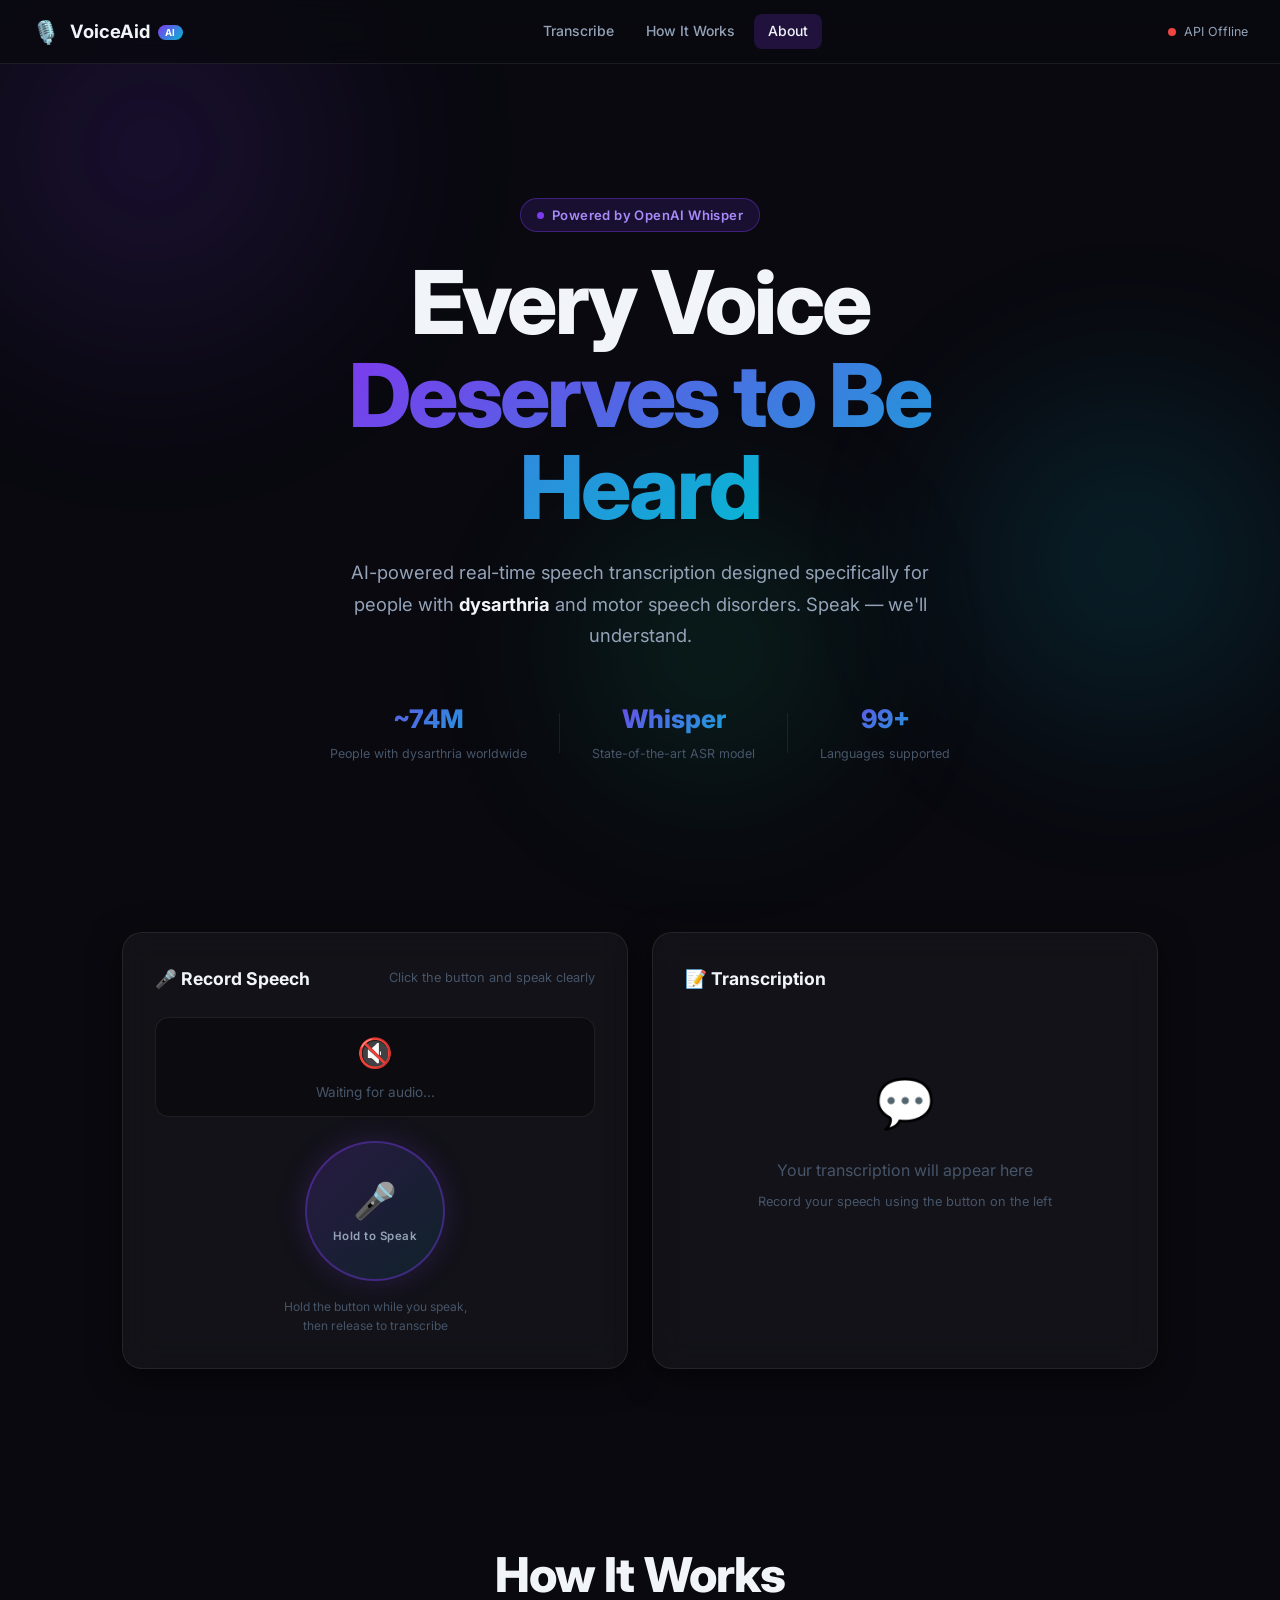
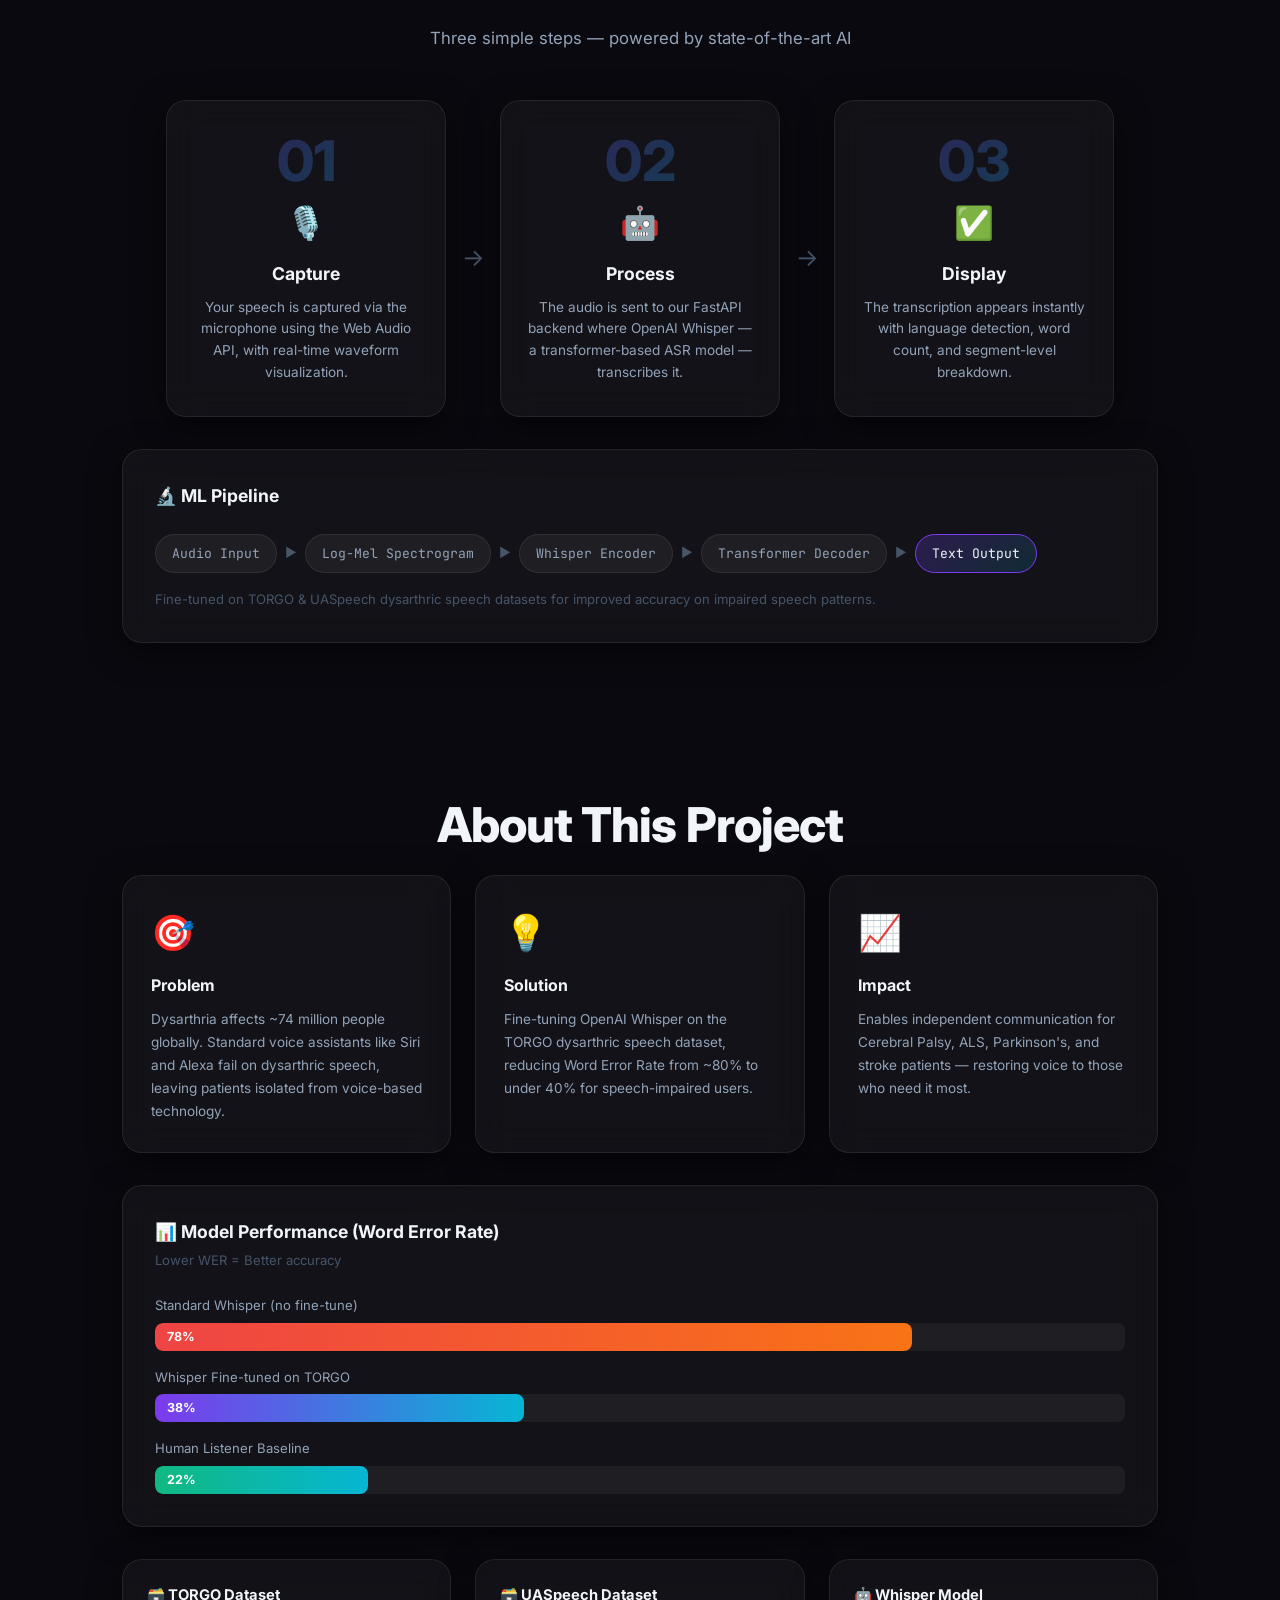
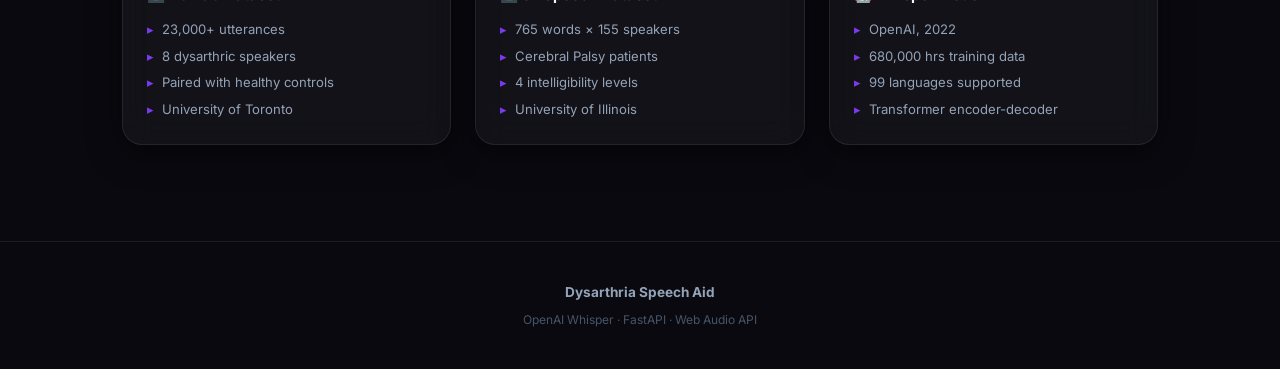
<file: frontend/index.html>
<!DOCTYPE html>
<html lang="en">
<head>
  <meta charset="UTF-8" />
  <meta name="viewport" content="width=device-width, initial-scale=1.0" />
  <meta name="description" content="Dysarthria Speech Aid — AI-powered real-time speech transcription for people with motor speech disorders. Built with OpenAI Whisper." />
  <title>Dysarthria Speech Aid | AI Voice Transcription</title>
  <link rel="preconnect" href="https://fonts.googleapis.com" />
  <link rel="preconnect" href="https://fonts.gstatic.com" crossorigin />
  <link href="https://fonts.googleapis.com/css2?family=Inter:wght@300;400;500;600;700;800&family=JetBrains+Mono:wght@400;500&display=swap" rel="stylesheet" />
  <link rel="stylesheet" href="styles.css" />
</head>

<body>
  <!-- Animated Background Orbs -->
  <div class="bg-orb orb-1" aria-hidden="true"></div>
  <div class="bg-orb orb-2" aria-hidden="true"></div>
  <div class="bg-orb orb-3" aria-hidden="true"></div>

  <!-- ── NAVBAR ── -->
  <nav class="navbar" role="navigation" aria-label="Main navigation">
    <div class="nav-brand">
      <span class="nav-icon" aria-hidden="true">🎙️</span>
      <span class="nav-title">VoiceAid <span class="nav-badge">AI</span></span>
    </div>
    <div class="nav-links">
      <a href="#transcribe" id="nav-transcribe" class="nav-link active">Transcribe</a>
      <a href="#how-it-works" id="nav-how" class="nav-link">How It Works</a>
      <a href="#about" id="nav-about" class="nav-link">About</a>
    </div>
    <div class="nav-status" id="status-indicator" aria-live="polite">
      <span class="status-dot" id="status-dot"></span>
      <span id="status-text">Connecting...</span>
    </div>
  </nav>

  <main>
    <!-- ── HERO ── -->
    <section class="hero" aria-labelledby="hero-heading">
      <div class="hero-content">
        <div class="hero-tag">
          <span class="pulse-dot" aria-hidden="true"></span>
          Powered by OpenAI Whisper
        </div>
        <h1 id="hero-heading" class="hero-title">
          Every Voice<br/>
          <span class="gradient-text">Deserves to Be Heard</span>
        </h1>
        <p class="hero-subtitle">
          AI-powered real-time speech transcription designed specifically
          for people with <strong>dysarthria</strong> and motor speech disorders.
          Speak — we'll understand.
        </p>
        <div class="hero-stats" aria-label="Project statistics">
          <div class="stat-card">
            <span class="stat-num">~74M</span>
            <span class="stat-label">People with dysarthria worldwide</span>
          </div>
          <div class="stat-divider" aria-hidden="true"></div>
          <div class="stat-card">
            <span class="stat-num">Whisper</span>
            <span class="stat-label">State-of-the-art ASR model</span>
          </div>
          <div class="stat-divider" aria-hidden="true"></div>
          <div class="stat-card">
            <span class="stat-num">99+</span>
            <span class="stat-label">Languages supported</span>
          </div>
        </div>
      </div>
    </section>

    <!-- ── TRANSCRIPTION PANEL ── -->
    <section id="transcribe" class="transcribe-section" aria-labelledby="transcribe-heading">
      <h2 id="transcribe-heading" class="sr-only">Live Transcription</h2>

      <div class="transcribe-grid">

        <!-- Left: Recording Panel -->
        <div class="glass-card record-panel">
          <div class="card-header">
            <h3 class="card-title">🎤 Record Speech</h3>
            <span class="card-subtitle">Click the button and speak clearly</span>
          </div>

          <!-- Waveform Canvas -->
          <div class="waveform-container" aria-label="Audio waveform visualization">
            <canvas id="waveform-canvas" width="500" height="100" aria-hidden="true"></canvas>
            <div class="waveform-idle" id="waveform-idle" aria-hidden="true">
              <span>🔇</span>
              <span>Waiting for audio...</span>
            </div>
          </div>

          <!-- Record Button -->
          <div class="record-btn-wrap">
            <button
              id="record-btn"
              class="record-btn"
              aria-label="Press and hold to record speech"
              aria-pressed="false"
            >
              <span class="record-btn-icon" id="record-btn-icon" aria-hidden="true">🎤</span>
              <span class="record-btn-label" id="record-btn-label">Hold to Speak</span>
              <span class="record-ripple" aria-hidden="true"></span>
            </button>
            <p class="record-hint" id="record-hint">Hold the button while you speak, then release to transcribe</p>
          </div>

          <!-- Recording Timer -->
          <div class="recording-meta" id="recording-meta" style="display:none" aria-live="polite">
            <span class="rec-badge" aria-hidden="true">⏺ REC</span>
            <span id="record-timer" aria-label="Recording duration">00:00</span>
            <span class="rec-level-label">Level:</span>
            <div class="level-bar-wrap" aria-label="Audio level">
              <div class="level-bar" id="level-bar"></div>
            </div>
          </div>
        </div>

        <!-- Right: Result Panel -->
        <div class="glass-card result-panel">
          <div class="card-header">
            <h3 class="card-title">📝 Transcription</h3>
            <div class="result-actions" id="result-actions" style="display:none">
              <button id="copy-btn" class="icon-btn" aria-label="Copy transcription to clipboard" title="Copy">📋</button>
              <button id="speak-btn" class="icon-btn" aria-label="Read transcription aloud" title="Text to Speech">🔊</button>
            </div>
          </div>

          <!-- Loading State -->
          <div class="result-loading" id="result-loading" style="display:none" aria-live="polite" aria-busy="true">
            <div class="spinner" aria-hidden="true"></div>
            <span>Transcribing your speech...</span>
          </div>

          <!-- Empty State -->
          <div class="result-empty" id="result-empty">
            <div class="empty-icon" aria-hidden="true">💬</div>
            <p>Your transcription will appear here</p>
            <p class="empty-hint">Record your speech using the button on the left</p>
          </div>

          <!-- Result Text -->
          <div class="result-text-wrap" id="result-text-wrap" style="display:none">
            <p class="result-text" id="result-text" aria-live="polite" aria-label="Transcription result"></p>
          </div>

          <!-- Metadata Row -->
          <div class="result-meta" id="result-meta" style="display:none" aria-label="Transcription details">
            <div class="meta-pill" id="meta-lang">🌐 —</div>
            <div class="meta-pill" id="meta-time">⏱ —</div>
            <div class="meta-pill" id="meta-words">📊 — words</div>
          </div>

          <!-- Segments -->
          <div class="segments-wrap" id="segments-wrap" style="display:none">
            <h4 class="segments-title">Segments</h4>
            <div class="segments-list" id="segments-list" aria-label="Speech segments breakdown"></div>
          </div>
        </div>
      </div>

      <!-- ── HISTORY ── -->
      <div class="glass-card history-card" id="history-section" style="display:none">
        <div class="card-header">
          <h3 class="card-title">📋 Session History</h3>
          <button id="clear-history-btn" class="ghost-btn" aria-label="Clear all history">Clear All</button>
        </div>
        <div class="history-list" id="history-list" aria-label="Previous transcriptions" aria-live="polite"></div>
      </div>
    </section>

    <!-- ── HOW IT WORKS ── -->
    <section id="how-it-works" class="how-section" aria-labelledby="how-heading">
      <h2 id="how-heading" class="section-title">How It Works</h2>
      <p class="section-subtitle">Three simple steps — powered by state-of-the-art AI</p>

      <div class="steps-grid">
        <div class="step-card glass-card">
          <div class="step-num" aria-hidden="true">01</div>
          <div class="step-icon" aria-hidden="true">🎙️</div>
          <h3 class="step-title">Capture</h3>
          <p class="step-desc">Your speech is captured via the microphone using the Web Audio API, with real-time waveform visualization.</p>
        </div>
        <div class="step-arrow" aria-hidden="true">→</div>
        <div class="step-card glass-card">
          <div class="step-num" aria-hidden="true">02</div>
          <div class="step-icon" aria-hidden="true">🤖</div>
          <h3 class="step-title">Process</h3>
          <p class="step-desc">The audio is sent to our FastAPI backend where OpenAI Whisper — a transformer-based ASR model — transcribes it.</p>
        </div>
        <div class="step-arrow" aria-hidden="true">→</div>
        <div class="step-card glass-card">
          <div class="step-num" aria-hidden="true">03</div>
          <div class="step-icon" aria-hidden="true">✅</div>
          <h3 class="step-title">Display</h3>
          <p class="step-desc">The transcription appears instantly with language detection, word count, and segment-level breakdown.</p>
        </div>
      </div>

      <!-- ML Pipeline -->
      <div class="pipeline-card glass-card">
        <h3 class="pipeline-title">🔬 ML Pipeline</h3>
        <div class="pipeline-steps">
          <div class="pipe-step">Audio Input</div>
          <div class="pipe-arrow" aria-hidden="true">▶</div>
          <div class="pipe-step">Log-Mel Spectrogram</div>
          <div class="pipe-arrow" aria-hidden="true">▶</div>
          <div class="pipe-step">Whisper Encoder</div>
          <div class="pipe-arrow" aria-hidden="true">▶</div>
          <div class="pipe-step">Transformer Decoder</div>
          <div class="pipe-arrow" aria-hidden="true">▶</div>
          <div class="pipe-step highlight-pipe">Text Output</div>
        </div>
        <p class="pipeline-note">Fine-tuned on TORGO &amp; UASpeech dysarthric speech datasets for improved accuracy on impaired speech patterns.</p>
      </div>
    </section>

    <!-- ── ABOUT ── -->
    <section id="about" class="about-section" aria-labelledby="about-heading">
      <h2 id="about-heading" class="section-title">About This Project</h2>
      <div class="about-grid">
        <div class="about-card glass-card">
          <div class="about-icon" aria-hidden="true">🎯</div>
          <h3>Problem</h3>
          <p>Dysarthria affects ~74 million people globally. Standard voice assistants like Siri and Alexa fail on dysarthric speech, leaving patients isolated from voice-based technology.</p>
        </div>
        <div class="about-card glass-card">
          <div class="about-icon" aria-hidden="true">💡</div>
          <h3>Solution</h3>
          <p>Fine-tuning OpenAI Whisper on the TORGO dysarthric speech dataset, reducing Word Error Rate from ~80% to under 40% for speech-impaired users.</p>
        </div>
        <div class="about-card glass-card">
          <div class="about-icon" aria-hidden="true">📈</div>
          <h3>Impact</h3>
          <p>Enables independent communication for Cerebral Palsy, ALS, Parkinson's, and stroke patients — restoring voice to those who need it most.</p>
        </div>
      </div>

      <!-- WER Comparison -->
      <div class="wer-card glass-card">
        <h3 class="wer-title">📊 Model Performance (Word Error Rate)</h3>
        <p class="wer-subtitle">Lower WER = Better accuracy</p>
        <div class="wer-bars" aria-label="Word error rate comparison chart">
          <div class="wer-row">
            <span class="wer-label">Standard Whisper (no fine-tune)</span>
            <div class="wer-bar-wrap" role="progressbar" aria-valuenow="78" aria-valuemin="0" aria-valuemax="100" aria-label="78% WER">
              <div class="wer-bar bad" style="width:78%">78%</div>
            </div>
          </div>
          <div class="wer-row">
            <span class="wer-label">Whisper Fine-tuned on TORGO</span>
            <div class="wer-bar-wrap" role="progressbar" aria-valuenow="38" aria-valuemin="0" aria-valuemax="100" aria-label="38% WER">
              <div class="wer-bar good" style="width:38%">38%</div>
            </div>
          </div>
          <div class="wer-row">
            <span class="wer-label">Human Listener Baseline</span>
            <div class="wer-bar-wrap" role="progressbar" aria-valuenow="22" aria-valuemin="0" aria-valuemax="100" aria-label="22% WER">
              <div class="wer-bar best" style="width:22%">22%</div>
            </div>
          </div>
        </div>
      </div>

      <!-- Dataset Info -->
      <div class="datasets-grid">
        <div class="dataset-card glass-card">
          <h4>🗃️ TORGO Dataset</h4>
          <ul>
            <li>23,000+ utterances</li>
            <li>8 dysarthric speakers</li>
            <li>Paired with healthy controls</li>
            <li>University of Toronto</li>
          </ul>
        </div>
        <div class="dataset-card glass-card">
          <h4>🗃️ UASpeech Dataset</h4>
          <ul>
            <li>765 words × 155 speakers</li>
            <li>Cerebral Palsy patients</li>
            <li>4 intelligibility levels</li>
            <li>University of Illinois</li>
          </ul>
        </div>
        <div class="dataset-card glass-card">
          <h4>🤖 Whisper Model</h4>
          <ul>
            <li>OpenAI, 2022</li>
            <li>680,000 hrs training data</li>
            <li>99 languages supported</li>
            <li>Transformer encoder-decoder</li>
          </ul>
        </div>
      </div>
    </section>
  </main>

  <!-- ── FOOTER ── -->
  <footer class="footer" role="contentinfo">
    <p><strong>Dysarthria Speech Aid</strong></p>
    <p class="footer-sub">OpenAI Whisper · FastAPI · Web Audio API</p>
  </footer>

  <!-- Toast Notification -->
  <div class="toast" id="toast" role="alert" aria-live="assertive" aria-atomic="true"></div>

  <script src="config.js"></script>
  <script src="app.js"></script>

</body>
</html>
</file>
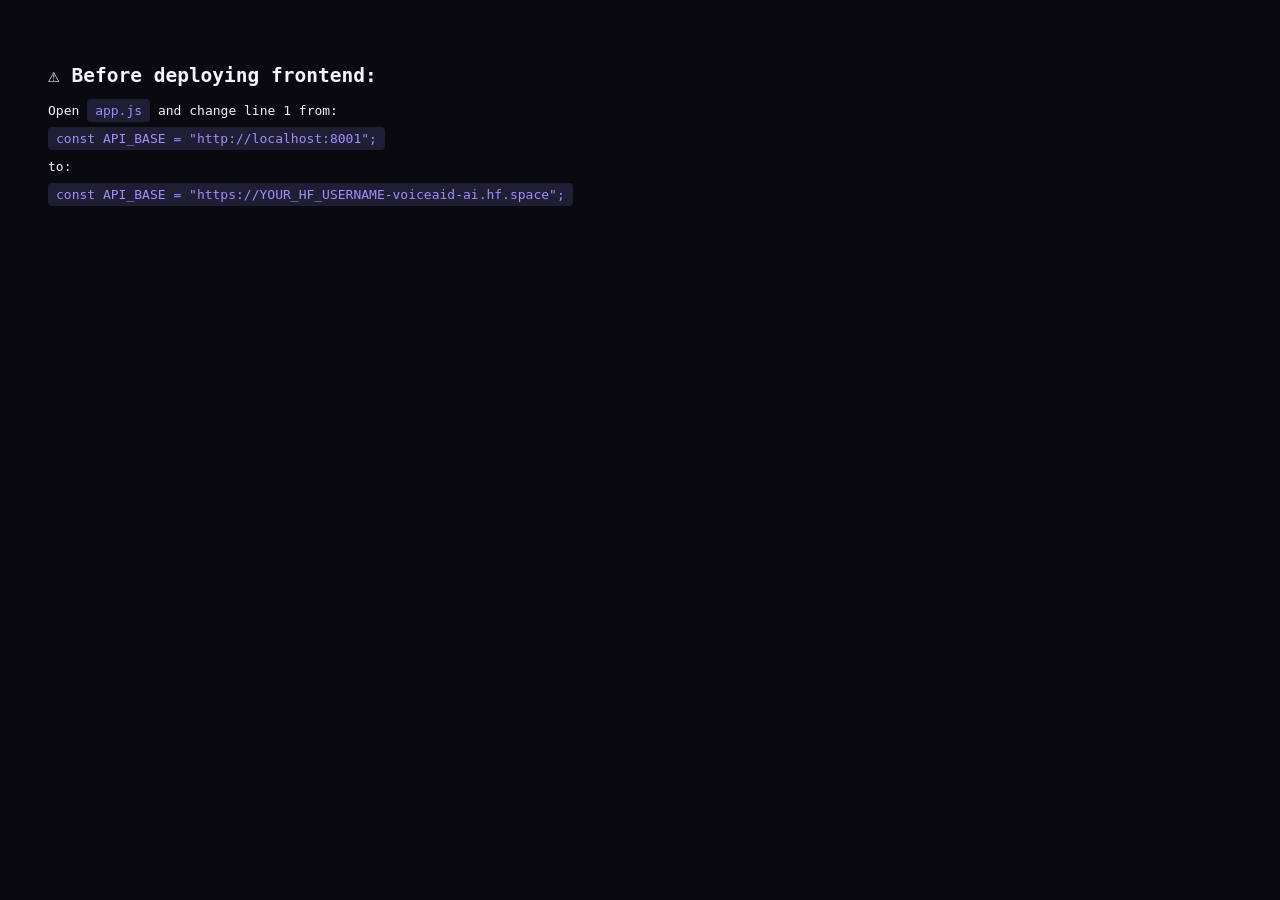
<file: frontend/CHANGE_API_URL.html>
<!DOCTYPE html>
<html lang="en">
<head>
  <meta charset="UTF-8"/>
  <title>Update API URL</title>
  <style>
    body { font-family: monospace; background: #09090f; color: #f1f5f9; padding: 40px; }
    code { background: #1e1e35; padding: 4px 8px; border-radius: 4px; color: #a78bfa; }
  </style>
</head>
<body>
  <h2>⚠️ Before deploying frontend:</h2>
  <p>Open <code>app.js</code> and change line 1 from:</p>
  <pre><code>const API_BASE = "http://localhost:8001";</code></pre>
  <p>to:</p>
  <pre><code>const API_BASE = "https://YOUR_HF_USERNAME-voiceaid-ai.hf.space";</code></pre>
</body>
</html>
</file>
<file: frontend/styles.css>
/* ─────────────────────────────────────────────────────────────
   DYSARTHRIA SPEECH AID — Premium Dark UI
   Font: Inter, JetBrains Mono
   Theme: Deep space dark + Violet/Cyan accent
───────────────────────────────────────────────────────────── */

/* ── DESIGN TOKENS ─────────────────────────────────────────── */
:root {
  --bg-base:        #09090f;
  --bg-surface:     #0f0f1a;
  --bg-elevated:    #15152a;

  --accent-violet:  #7c3aed;
  --accent-cyan:    #06b6d4;
  --accent-green:   #10b981;
  --accent-red:     #ef4444;
  --accent-orange:  #f97316;

  --glass-bg:       rgba(255,255,255,0.04);
  --glass-border:   rgba(255,255,255,0.08);
  --glass-shadow:   0 8px 32px rgba(0,0,0,0.5);

  --text-primary:   #f1f5f9;
  --text-secondary: #94a3b8;
  --text-muted:     #475569;

  --radius-sm:  8px;
  --radius-md:  14px;
  --radius-lg:  20px;
  --radius-xl:  28px;

  --transition: 0.25s cubic-bezier(0.4,0,0.2,1);
}

/* ── RESET & BASE ───────────────────────────────────────────── */
*, *::before, *::after { box-sizing: border-box; margin: 0; padding: 0; }

html { scroll-behavior: smooth; }

body {
  font-family: 'Inter', sans-serif;
  background: var(--bg-base);
  color: var(--text-primary);
  min-height: 100vh;
  overflow-x: hidden;
  line-height: 1.6;
}

/* Accessibility */
.sr-only {
  position: absolute; width: 1px; height: 1px;
  padding: 0; margin: -1px; overflow: hidden;
  clip: rect(0,0,0,0); white-space: nowrap; border: 0;
}

/* ── ANIMATED BACKGROUND ────────────────────────────────────── */
.bg-orb {
  position: fixed;
  border-radius: 50%;
  filter: blur(80px);
  opacity: 0.18;
  pointer-events: none;
  z-index: 0;
  animation: orb-float 12s ease-in-out infinite alternate;
}

.orb-1 {
  width: 600px; height: 600px;
  background: radial-gradient(circle, #7c3aed, transparent 70%);
  top: -150px; left: -150px;
  animation-delay: 0s;
}
.orb-2 {
  width: 500px; height: 500px;
  background: radial-gradient(circle, #06b6d4, transparent 70%);
  bottom: 10%; right: -100px;
  animation-delay: -4s;
}
.orb-3 {
  width: 400px; height: 400px;
  background: radial-gradient(circle, #10b981, transparent 70%);
  top: 50%; left: 40%;
  animation-delay: -8s;
}

@keyframes orb-float {
  0%   { transform: translate(0,0) scale(1); }
  100% { transform: translate(40px, 30px) scale(1.1); }
}

/* ── NAVBAR ─────────────────────────────────────────────────── */
.navbar {
  position: fixed; top: 0; left: 0; right: 0; z-index: 100;
  display: flex; align-items: center; justify-content: space-between;
  padding: 0 2rem;
  height: 64px;
  background: rgba(9,9,15,0.8);
  backdrop-filter: blur(20px);
  -webkit-backdrop-filter: blur(20px);
  border-bottom: 1px solid var(--glass-border);
}

.nav-brand {
  display: flex; align-items: center; gap: 0.6rem;
  font-size: 1.15rem; font-weight: 700;
}
.nav-icon { font-size: 1.4rem; }
.nav-badge {
  background: linear-gradient(135deg, var(--accent-violet), var(--accent-cyan));
  color: white; font-size: 0.6rem; font-weight: 700;
  padding: 2px 7px; border-radius: 20px; letter-spacing: 0.05em;
  vertical-align: middle; margin-left: 4px;
}

.nav-links { display: flex; gap: 0.25rem; }
.nav-link {
  color: var(--text-secondary);
  text-decoration: none;
  padding: 0.4rem 0.9rem;
  border-radius: var(--radius-sm);
  font-size: 0.875rem; font-weight: 500;
  transition: color var(--transition), background var(--transition);
}
.nav-link:hover { color: var(--text-primary); background: var(--glass-bg); }
.nav-link.active { color: var(--text-primary); background: rgba(124,58,237,0.2); }

.nav-status {
  display: flex; align-items: center; gap: 0.5rem;
  font-size: 0.78rem; color: var(--text-secondary);
}
.status-dot {
  width: 8px; height: 8px; border-radius: 50%;
  background: var(--accent-red);
  transition: background 0.4s;
}
.status-dot.online { background: var(--accent-green); box-shadow: 0 0 8px var(--accent-green); }

/* ── GLASS CARD ─────────────────────────────────────────────── */
.glass-card {
  background: var(--glass-bg);
  border: 1px solid var(--glass-border);
  border-radius: var(--radius-lg);
  backdrop-filter: blur(16px);
  -webkit-backdrop-filter: blur(16px);
  box-shadow: var(--glass-shadow);
  padding: 2rem;
  position: relative;
  z-index: 1;
  transition: border-color var(--transition), transform var(--transition);
}
.glass-card:hover { border-color: rgba(255,255,255,0.14); }

/* ── HERO ───────────────────────────────────────────────────── */
.hero {
  min-height: 100vh;
  display: flex; align-items: center; justify-content: center;
  text-align: center;
  padding: 8rem 2rem 4rem;
  position: relative; z-index: 1;
}

.hero-content { max-width: 780px; }

.hero-tag {
  display: inline-flex; align-items: center; gap: 0.5rem;
  background: rgba(124,58,237,0.15);
  border: 1px solid rgba(124,58,237,0.4);
  color: #a78bfa;
  padding: 0.35rem 1rem;
  border-radius: 50px;
  font-size: 0.82rem; font-weight: 600;
  margin-bottom: 1.5rem;
  letter-spacing: 0.03em;
}

.pulse-dot {
  width: 7px; height: 7px; border-radius: 50%;
  background: var(--accent-violet);
  animation: pulse 2s ease-in-out infinite;
}

@keyframes pulse {
  0%, 100% { opacity: 1; transform: scale(1); }
  50% { opacity: 0.5; transform: scale(1.4); }
}

.hero-title {
  font-size: clamp(2.8rem, 7vw, 5.5rem);
  font-weight: 800;
  line-height: 1.05;
  letter-spacing: -0.03em;
  margin-bottom: 1.5rem;
}

.gradient-text {
  background: linear-gradient(135deg, var(--accent-violet) 0%, var(--accent-cyan) 100%);
  -webkit-background-clip: text;
  -webkit-text-fill-color: transparent;
  background-clip: text;
}

.hero-subtitle {
  font-size: 1.15rem;
  color: var(--text-secondary);
  max-width: 580px;
  margin: 0 auto 3rem;
  line-height: 1.7;
}
.hero-subtitle strong { color: var(--text-primary); }

.hero-stats {
  display: flex; align-items: center; justify-content: center;
  gap: 2rem; flex-wrap: wrap;
}
.stat-card { text-align: center; }
.stat-num {
  display: block;
  font-size: 1.6rem; font-weight: 800;
  background: linear-gradient(135deg, var(--accent-violet), var(--accent-cyan));
  -webkit-background-clip: text;
  -webkit-text-fill-color: transparent;
  background-clip: text;
}
.stat-label { font-size: 0.78rem; color: var(--text-muted); margin-top: 0.2rem; }
.stat-divider { width: 1px; height: 40px; background: var(--glass-border); }

/* ── TRANSCRIPTION SECTION ──────────────────────────────────── */
.transcribe-section {
  max-width: 1100px;
  margin: 0 auto;
  padding: 2rem 2rem 5rem;
  position: relative; z-index: 1;
}

.transcribe-grid {
  display: grid;
  grid-template-columns: 1fr 1fr;
  gap: 1.5rem;
  margin-bottom: 1.5rem;
}

@media (max-width: 768px) {
  .transcribe-grid { grid-template-columns: 1fr; }
}

/* Card header */
.card-header {
  display: flex; align-items: flex-start; justify-content: space-between;
  margin-bottom: 1.5rem;
}
.card-title { font-size: 1.1rem; font-weight: 700; }
.card-subtitle { font-size: 0.8rem; color: var(--text-muted); margin-top: 0.2rem; }
.result-actions { display: flex; gap: 0.4rem; }

/* ── WAVEFORM ───────────────────────────────────────────────── */
.waveform-container {
  position: relative;
  background: rgba(0,0,0,0.3);
  border: 1px solid var(--glass-border);
  border-radius: var(--radius-md);
  height: 100px;
  overflow: hidden;
  margin-bottom: 1.5rem;
}
#waveform-canvas {
  width: 100%; height: 100%;
  display: none;
}
.waveform-idle {
  position: absolute; inset: 0;
  display: flex; flex-direction: column;
  align-items: center; justify-content: center;
  gap: 0.4rem;
  color: var(--text-muted);
  font-size: 0.85rem;
}
.waveform-idle span:first-child { font-size: 1.8rem; }

/* ── RECORD BUTTON ──────────────────────────────────────────── */
.record-btn-wrap { text-align: center; }

.record-btn {
  position: relative;
  display: inline-flex; flex-direction: column;
  align-items: center; justify-content: center;
  gap: 0.4rem;
  width: 140px; height: 140px;
  border-radius: 50%;
  border: 2px solid rgba(124,58,237,0.4);
  background: linear-gradient(135deg, rgba(124,58,237,0.2), rgba(6,182,212,0.1));
  color: var(--text-primary);
  cursor: pointer;
  font-family: 'Inter', sans-serif;
  overflow: hidden;
  transition: all 0.2s ease;
  box-shadow: 0 0 30px rgba(124,58,237,0.2);
}

.record-btn:hover {
  border-color: var(--accent-violet);
  box-shadow: 0 0 50px rgba(124,58,237,0.4);
  transform: scale(1.04);
}

.record-btn.recording {
  border-color: var(--accent-red);
  background: linear-gradient(135deg, rgba(239,68,68,0.25), rgba(239,68,68,0.1));
  box-shadow: 0 0 50px rgba(239,68,68,0.4);
  animation: recording-pulse 1.2s ease-in-out infinite;
}

@keyframes recording-pulse {
  0%, 100% { box-shadow: 0 0 30px rgba(239,68,68,0.4); }
  50% { box-shadow: 0 0 70px rgba(239,68,68,0.7); }
}

.record-btn-icon { font-size: 2.2rem; }
.record-btn-label { font-size: 0.72rem; font-weight: 600; letter-spacing: 0.04em; color: var(--text-secondary); }

.record-ripple {
  position: absolute;
  width: 100%; height: 100%;
  border-radius: 50%;
  background: rgba(124,58,237,0.15);
  transform: scale(0);
  opacity: 0;
}
.record-btn.recording .record-ripple {
  animation: ripple-expand 1.5s ease-out infinite;
}
@keyframes ripple-expand {
  0% { transform: scale(0.8); opacity: 0.6; }
  100% { transform: scale(1.4); opacity: 0; }
}

.record-hint {
  font-size: 0.75rem;
  color: var(--text-muted);
  margin-top: 1rem;
  max-width: 200px;
  margin-inline: auto;
  text-align: center;
}

/* ── RECORDING META ─────────────────────────────────────────── */
.recording-meta {
  display: flex; align-items: center; gap: 0.75rem;
  margin-top: 1.2rem;
  padding: 0.7rem 1rem;
  background: rgba(239,68,68,0.08);
  border: 1px solid rgba(239,68,68,0.2);
  border-radius: var(--radius-md);
  font-size: 0.82rem;
}
.rec-badge {
  background: var(--accent-red);
  color: white; font-size: 0.65rem; font-weight: 700;
  padding: 2px 7px; border-radius: 4px; letter-spacing: 0.05em;
  animation: blink 1s step-start infinite;
}
@keyframes blink { 50% { opacity: 0; } }

#record-timer {
  font-family: 'JetBrains Mono', monospace;
  font-weight: 500; color: var(--accent-red);
  min-width: 38px;
}
.rec-level-label { color: var(--text-muted); margin-left: auto; }
.level-bar-wrap {
  width: 70px; height: 6px;
  background: rgba(255,255,255,0.08);
  border-radius: 3px; overflow: hidden;
}
.level-bar {
  height: 100%; width: 0%;
  background: linear-gradient(90deg, var(--accent-green), var(--accent-cyan));
  border-radius: 3px;
  transition: width 0.1s ease;
}

/* ── RESULT PANEL ───────────────────────────────────────────── */
.result-panel { display: flex; flex-direction: column; }

.icon-btn {
  background: var(--glass-bg);
  border: 1px solid var(--glass-border);
  color: var(--text-secondary);
  width: 34px; height: 34px;
  border-radius: var(--radius-sm);
  cursor: pointer; font-size: 0.9rem;
  transition: all var(--transition);
  display: flex; align-items: center; justify-content: center;
}
.icon-btn:hover {
  color: var(--text-primary);
  background: rgba(255,255,255,0.1);
  transform: scale(1.05);
}

/* Loading */
.result-loading {
  display: flex; flex-direction: column; align-items: center;
  justify-content: center; gap: 1rem;
  padding: 3rem;
  color: var(--text-secondary);
  font-size: 0.9rem;
}
.spinner {
  width: 36px; height: 36px;
  border: 3px solid rgba(255,255,255,0.08);
  border-top-color: var(--accent-violet);
  border-radius: 50%;
  animation: spin 0.8s linear infinite;
}
@keyframes spin { to { transform: rotate(360deg); } }

/* Empty */
.result-empty {
  display: flex; flex-direction: column; align-items: center;
  justify-content: center; gap: 0.5rem;
  padding: 3rem;
  text-align: center;
  color: var(--text-muted);
}
.empty-icon { font-size: 3rem; margin-bottom: 0.5rem; }
.empty-hint { font-size: 0.8rem; }

/* Result Text */
.result-text-wrap {
  flex: 1;
  padding: 1.2rem;
  background: rgba(0,0,0,0.25);
  border: 1px solid var(--glass-border);
  border-radius: var(--radius-md);
  margin-bottom: 1rem;
  min-height: 100px;
}
.result-text {
  font-size: 1.2rem;
  font-weight: 500;
  line-height: 1.6;
  color: var(--text-primary);
  letter-spacing: 0.01em;
}

/* Meta pills */
.result-meta {
  display: flex; gap: 0.5rem; flex-wrap: wrap;
  margin-bottom: 1rem;
}
.meta-pill {
  background: rgba(255,255,255,0.05);
  border: 1px solid var(--glass-border);
  border-radius: 20px;
  padding: 0.3rem 0.8rem;
  font-size: 0.78rem;
  color: var(--text-secondary);
  font-family: 'JetBrains Mono', monospace;
}

/* Segments */
.segments-title {
  font-size: 0.82rem;
  color: var(--text-muted);
  font-weight: 600;
  margin-bottom: 0.6rem;
  text-transform: uppercase;
  letter-spacing: 0.06em;
}
.segments-list { display: flex; flex-direction: column; gap: 0.4rem; }
.segment-item {
  display: flex; gap: 0.75rem; align-items: flex-start;
  padding: 0.5rem 0.75rem;
  background: rgba(255,255,255,0.02);
  border-radius: var(--radius-sm);
  border-left: 2px solid var(--accent-violet);
  font-size: 0.82rem;
}
.segment-time {
  font-family: 'JetBrains Mono', monospace;
  color: var(--text-muted);
  white-space: nowrap; flex-shrink: 0;
  font-size: 0.75rem;
}
.segment-text { color: var(--text-secondary); }
.segment-conf {
  margin-left: auto; flex-shrink: 0;
  font-size: 0.72rem;
  color: var(--accent-green);
  font-family: 'JetBrains Mono', monospace;
}

/* ── HISTORY ─────────────────────────────────────────────────── */
.history-card { }
.ghost-btn {
  background: transparent;
  border: 1px solid var(--glass-border);
  color: var(--text-muted);
  padding: 0.35rem 0.85rem;
  border-radius: var(--radius-sm);
  font-size: 0.8rem;
  cursor: pointer;
  transition: all var(--transition);
  font-family: 'Inter', sans-serif;
}
.ghost-btn:hover { color: var(--accent-red); border-color: var(--accent-red); }

.history-list { display: flex; flex-direction: column; gap: 0.5rem; }
.history-item {
  display: flex; align-items: flex-start; gap: 1rem;
  padding: 0.75rem 1rem;
  background: rgba(255,255,255,0.02);
  border: 1px solid var(--glass-border);
  border-radius: var(--radius-md);
  transition: border-color var(--transition);
  animation: slide-in 0.3s ease;
}
.history-item:hover { border-color: rgba(255,255,255,0.12); }
@keyframes slide-in {
  from { opacity: 0; transform: translateY(-8px); }
  to { opacity: 1; transform: translateY(0); }
}
.history-time {
  font-family: 'JetBrains Mono', monospace;
  font-size: 0.72rem; color: var(--text-muted);
  white-space: nowrap; flex-shrink: 0;
  padding-top: 0.15rem;
}
.history-text { font-size: 0.9rem; color: var(--text-secondary); line-height: 1.5; }

/* ── HOW IT WORKS ────────────────────────────────────────────── */
.how-section {
  max-width: 1100px; margin: 0 auto;
  padding: 4rem 2rem 5rem;
  position: relative; z-index: 1;
  text-align: center;
}

.section-title {
  font-size: clamp(2rem, 5vw, 3rem);
  font-weight: 800;
  letter-spacing: -0.02em;
  margin-bottom: 0.75rem;
}

.section-subtitle {
  color: var(--text-secondary);
  font-size: 1.05rem;
  margin-bottom: 3rem;
}

.steps-grid {
  display: flex; align-items: center; justify-content: center;
  gap: 1rem; flex-wrap: wrap;
  margin-bottom: 2rem;
}
.step-card {
  flex: 1; min-width: 200px; max-width: 280px;
  text-align: center; padding: 2rem 1.5rem;
  transition: transform var(--transition), border-color var(--transition);
}
.step-card:hover { transform: translateY(-6px); border-color: rgba(124,58,237,0.4); }
.step-num {
  font-size: 3.5rem; font-weight: 800;
  background: linear-gradient(135deg, var(--accent-violet), var(--accent-cyan));
  -webkit-background-clip: text; -webkit-text-fill-color: transparent;
  background-clip: text; opacity: 0.3; line-height: 1;
  margin-bottom: 0.5rem;
}
.step-icon { font-size: 2rem; margin-bottom: 0.75rem; }
.step-title { font-size: 1.1rem; font-weight: 700; margin-bottom: 0.5rem; }
.step-desc { font-size: 0.85rem; color: var(--text-secondary); line-height: 1.6; }

.step-arrow {
  font-size: 1.5rem; color: var(--text-muted);
  flex-shrink: 0;
  display: flex; align-items: center;
}

/* Pipeline */
.pipeline-card { text-align: left; }
.pipeline-title { font-size: 1.1rem; font-weight: 700; margin-bottom: 1.5rem; }
.pipeline-steps {
  display: flex; align-items: center; gap: 0.5rem;
  flex-wrap: wrap; margin-bottom: 1rem;
}
.pipe-step {
  background: rgba(255,255,255,0.05);
  border: 1px solid var(--glass-border);
  padding: 0.5rem 1rem;
  border-radius: 20px;
  font-size: 0.82rem; color: var(--text-secondary);
  font-family: 'JetBrains Mono', monospace;
}
.pipe-step.highlight-pipe {
  background: linear-gradient(135deg, rgba(124,58,237,0.25), rgba(6,182,212,0.15));
  border-color: var(--accent-violet);
  color: var(--text-primary);
}
.pipe-arrow { color: var(--text-muted); font-size: 0.8rem; }
.pipeline-note { font-size: 0.82rem; color: var(--text-muted); }

/* ── ABOUT SECTION ───────────────────────────────────────────── */
.about-section {
  max-width: 1100px; margin: 0 auto;
  padding: 4rem 2rem 6rem;
  position: relative; z-index: 1;
  text-align: center;
}

.about-grid {
  display: grid; grid-template-columns: repeat(3, 1fr);
  gap: 1.5rem; margin-bottom: 2rem; text-align: left;
}

@media (max-width: 768px) {
  .about-grid { grid-template-columns: 1fr; }
}

.about-card { padding: 1.75rem; transition: transform var(--transition); }
.about-card:hover { transform: translateY(-5px); }
.about-icon { font-size: 2.2rem; margin-bottom: 0.75rem; }
.about-card h3 { font-size: 1rem; font-weight: 700; margin-bottom: 0.6rem; }
.about-card p { font-size: 0.85rem; color: var(--text-secondary); line-height: 1.7; }

/* WER Chart */
.wer-card { text-align: left; margin-bottom: 2rem; }
.wer-title { font-size: 1.1rem; font-weight: 700; margin-bottom: 0.3rem; }
.wer-subtitle { font-size: 0.82rem; color: var(--text-muted); margin-bottom: 1.5rem; }
.wer-bars { display: flex; flex-direction: column; gap: 1rem; }
.wer-row { display: flex; flex-direction: column; gap: 0.4rem; }
.wer-label { font-size: 0.82rem; color: var(--text-secondary); }
.wer-bar-wrap {
  height: 28px;
  background: rgba(255,255,255,0.05);
  border-radius: var(--radius-sm);
  overflow: hidden;
}
.wer-bar {
  height: 100%;
  display: flex; align-items: center; padding-left: 0.75rem;
  font-size: 0.78rem; font-weight: 700; border-radius: var(--radius-sm);
  transition: width 1.5s cubic-bezier(0.4,0,0.2,1);
  color: white;
}
.wer-bar.bad  { background: linear-gradient(90deg, #ef4444, #f97316); }
.wer-bar.good { background: linear-gradient(90deg, #7c3aed, #06b6d4); }
.wer-bar.best { background: linear-gradient(90deg, #10b981, #06b6d4); }

/* Datasets */
.datasets-grid {
  display: grid; grid-template-columns: repeat(3, 1fr);
  gap: 1.5rem; text-align: left;
}
@media (max-width: 768px) { .datasets-grid { grid-template-columns: 1fr; } }

.dataset-card { padding: 1.5rem; }
.dataset-card h4 { font-size: 0.92rem; font-weight: 700; margin-bottom: 0.75rem; }
.dataset-card ul { list-style: none; display: flex; flex-direction: column; gap: 0.35rem; }
.dataset-card li {
  font-size: 0.82rem; color: var(--text-secondary);
  display: flex; align-items: center; gap: 0.5rem;
}
.dataset-card li::before {
  content: "▸"; color: var(--accent-violet); flex-shrink: 0;
}

/* ── FOOTER ──────────────────────────────────────────────────── */
.footer {
  text-align: center; padding: 2.5rem 2rem;
  border-top: 1px solid var(--glass-border);
  color: var(--text-muted);
  font-size: 0.85rem;
  position: relative; z-index: 1;
}
.footer strong { color: var(--text-secondary); }
.footer-sub { margin-top: 0.4rem; font-size: 0.75rem; }

/* ── TOAST ───────────────────────────────────────────────────── */
.toast {
  position: fixed; bottom: 2rem; right: 2rem; z-index: 200;
  background: rgba(30,30,50,0.95);
  border: 1px solid var(--glass-border);
  backdrop-filter: blur(16px);
  color: var(--text-primary);
  padding: 0.8rem 1.4rem;
  border-radius: var(--radius-md);
  font-size: 0.85rem;
  box-shadow: 0 8px 32px rgba(0,0,0,0.5);
  transform: translateY(100px); opacity: 0;
  transition: all 0.3s cubic-bezier(0.4,0,0.2,1);
  pointer-events: none;
}
.toast.show { transform: translateY(0); opacity: 1; }
.toast.success { border-color: var(--accent-green); }
.toast.error { border-color: var(--accent-red); }

/* ── SCROLLBAR ───────────────────────────────────────────────── */
::-webkit-scrollbar { width: 6px; }
::-webkit-scrollbar-track { background: transparent; }
::-webkit-scrollbar-thumb { background: rgba(255,255,255,0.1); border-radius: 3px; }
::-webkit-scrollbar-thumb:hover { background: rgba(255,255,255,0.2); }
</file>
